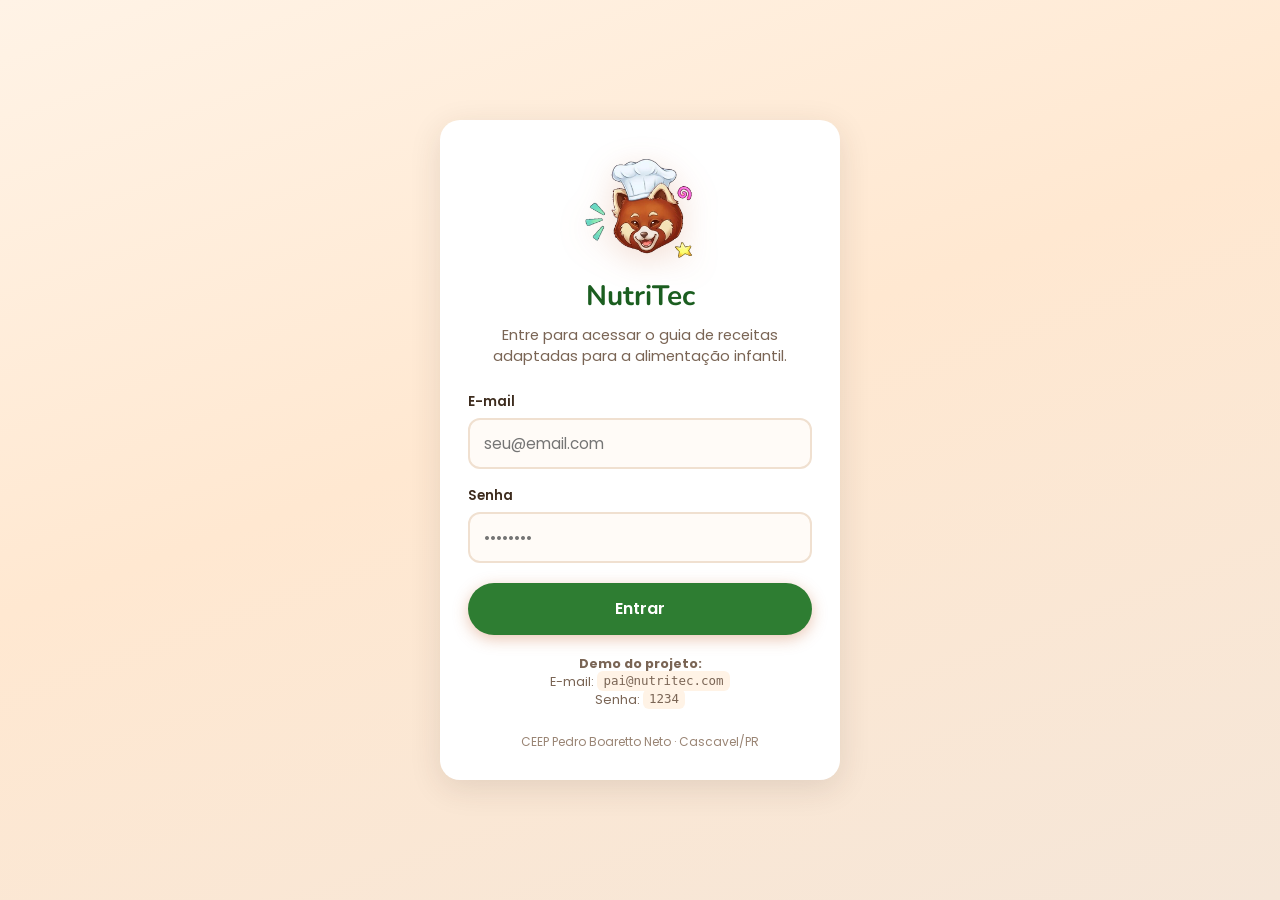
<file: login (1).html>
<!DOCTYPE html>
<html lang="pt-BR">
<head>
  <meta charset="UTF-8">
  <meta name="viewport" content="width=device-width, initial-scale=1.0">
  <title>Login | NutriTec</title>
  <link rel="preconnect" href="https://fonts.googleapis.com">
  <link rel="preconnect" href="https://fonts.gstatic.com" crossorigin>
  <link href="https://fonts.googleapis.com/css2?family=Nunito:wght@600;700;800&family=Poppins:wght@400;500;600&display=swap" rel="stylesheet">
  <link rel="stylesheet" href="style.css">
  <style>
    body.login-page {
      min-height: 100vh;
      margin: 0;
      display: flex;
      align-items: center;
      justify-content: center;
      background: linear-gradient(160deg, #FFF3E6 0%, #FFE8D1 45%, #F5E6D8 100%);
      font-family: 'Poppins', sans-serif;
      padding: 1.25rem;
    }
    .login-card {
      background: #fff;
      border-radius: 20px;
      box-shadow: 0 8px 32px rgba(61, 44, 30, 0.12);
      width: 100%;
      max-width: 400px;
      padding: 2rem 1.75rem 1.75rem;
      text-align: center;
    }
    .login-mascot {
      width: 110px;
      height: 110px;
      object-fit: contain;
      margin: 0 auto 0.75rem;
      display: block;
      filter: drop-shadow(0 8px 16px rgba(196, 92, 38, 0.2));
    }
    .login-card h1 {
      font-family: 'Nunito', sans-serif;
      font-size: 1.75rem;
      color: #1B5E20;
      margin: 0 0 0.35rem;
    }
    .login-card .subtitle {
      color: #7A6555;
      font-size: 0.92rem;
      margin: 0 0 1.5rem;
      line-height: 1.45;
    }
    .login-form {
      text-align: left;
    }
    .login-form label {
      display: block;
      font-size: 0.82rem;
      font-weight: 600;
      color: #3D2C1E;
      margin-bottom: 0.35rem;
    }
    .login-form input {
      width: 100%;
      padding: 0.75rem 0.9rem;
      border: 2px solid #F0E0D0;
      border-radius: 12px;
      font-family: inherit;
      font-size: 0.95rem;
      margin-bottom: 1rem;
      box-sizing: border-box;
      transition: border-color 0.2s;
      background: #FFFBF7;
    }
    .login-form input:focus {
      outline: none;
      border-color: #2E7D32;
    }
    .login-form .btn-login {
      width: 100%;
      padding: 0.85rem;
      border: none;
      border-radius: 50px;
      background: #2E7D32;
      color: #fff;
      font-weight: 600;
      font-size: 1rem;
      cursor: pointer;
      font-family: inherit;
      box-shadow: 0 4px 15px rgba(196, 92, 38, 0.35);
      transition: background 0.2s, transform 0.2s;
      margin-top: 0.25rem;
    }
    .login-form .btn-login:hover {
      background: #1B5E20;
      transform: translateY(-1px);
    }
    .login-error {
      display: none;
      background: #FFEBEE;
      color: #C62828;
      padding: 0.65rem 0.85rem;
      border-radius: 10px;
      font-size: 0.85rem;
      margin-bottom: 1rem;
      text-align: center;
    }
    .login-error.show { display: block; }
    .login-hint {
      margin-top: 1.25rem;
      font-size: 0.8rem;
      color: #7A6555;
      line-height: 1.4;
    }
    .login-hint code {
      background: #FFF3E6;
      padding: 0.15rem 0.4rem;
      border-radius: 6px;
      font-size: 0.78rem;
    }
    .login-footer {
      margin-top: 1.5rem;
      font-size: 0.75rem;
      color: #9A8575;
    }
  </style>
</head>
<body class="login-page">
  <div class="login-card">
    <img class="login-mascot" src="[data-uri]" alt="Mascote NutriTec">
    <h1>NutriTec</h1>
    <p class="subtitle">Entre para acessar o guia de receitas adaptadas para a alimentação infantil.</p>

    <div class="login-error" id="loginError">E-mail ou senha incorretos. Tente novamente.</div>

    <form class="login-form" id="loginForm" autocomplete="on">
      <label for="email">E-mail</label>
      <input type="email" id="email" name="email" placeholder="seu@email.com" required>

      <label for="password">Senha</label>
      <input type="password" id="password" name="password" placeholder="••••••••" required minlength="4">

      <button type="submit" class="btn-login">Entrar</button>
    </form>

    <p class="login-hint">
      <strong>Demo do projeto:</strong><br>
      E-mail: <code>pai@nutritec.com</code><br>
      Senha: <code>1234</code>
    </p>
    <p class="login-footer">CEEP Pedro Boaretto Neto · Cascavel/PR</p>
  </div>

  <script>
    // Se já estiver logado, vai direto para o site
    if (localStorage.getItem('nutritec_user')) {
      window.location.href = 'index.html';
    }

    document.getElementById('loginForm').addEventListener('submit', function (e) {
      e.preventDefault();
      const email = document.getElementById('email').value.trim().toLowerCase();
      const password = document.getElementById('password').value;
      const error = document.getElementById('loginError');

      // Login demonstrativo (projeto escolar / GitHub Pages sem backend)
      const usuarios = [
        { email: 'pai@nutritec.com', senha: '1234', nome: 'Responsável' },
        { email: 'admin@nutritec.com', senha: 'admin', nome: 'Admin' },
        { email: 'demo@nutritec.com', senha: 'demo', nome: 'Demo' }
      ];

      const user = usuarios.find(u => u.email === email && u.senha === password);

      if (user) {
        localStorage.setItem('nutritec_user', JSON.stringify({
          email: user.email,
          nome: user.nome,
          loginAt: new Date().toISOString()
        }));
        window.location.href = 'index.html';
      } else {
        error.classList.add('show');
      }
    });
  </script>
</body>
</html>
</file>
<file: style.css>
:root {
      --primary: #C45C26;
      --primary-dark: #9A3F12;
      --secondary: #E8A05A;
      --accent: #5B8C5A;
      --bg: #FFF9F3;
      --card: #FFFFFF;
      --text: #3D2C1E;
      --muted: #7A6555;
      --soft-cream: #FFF3E6;
      --soft-orange: #FFE8D1;
      --soft-brown: #F5E6D8;
      --soft-green: #E8F0E6;
      --header-grad: linear-gradient(135deg, #C45C26 0%, #E07A3D 100%);
      --radius: 16px;
      --shadow: 0 4px 20px rgba(61, 44, 30, 0.08);
      --shadow-hover: 0 8px 30px rgba(61, 44, 30, 0.14);
    }

    * { margin: 0; padding: 0; box-sizing: border-box; }

    body {
      font-family: 'Poppins', sans-serif;
      background: var(--bg);
      color: var(--text);
      line-height: 1.6;
      min-height: 100vh;
    }

    h1, h2, h3, h4 {
      font-family: 'Nunito', sans-serif;
      font-weight: 700;
    }

    /* Header */
    header {
      background: var(--header-grad);
      color: white;
      padding: 0.85rem 0;
      position: sticky;
      top: 0;
      z-index: 1000;
      box-shadow: 0 2px 15px rgba(0,0,0,0.12);
    }

    .header-inner {
      max-width: 1200px;
      margin: 0 auto;
      padding: 0 1.5rem;
      display: flex;
      align-items: center;
      justify-content: space-between;
      gap: 1rem;
    }

    .logo {
      display: flex;
      align-items: center;
      gap: 0.6rem;
      font-size: 1.55rem;
      font-weight: 800;
      text-decoration: none;
      color: white;
    }

    .logo img {
      width: 44px;
      height: 44px;
      border-radius: 50%;
      background: white;
      object-fit: cover;
      border: 2px solid rgba(255,255,255,0.9);
    }

    nav {
      display: flex;
      gap: 1.5rem;
      align-items: center;
    }

    nav a {
      color: white;
      text-decoration: none;
      font-weight: 500;
      font-size: 0.95rem;
      opacity: 0.95;
      transition: opacity 0.2s;
    }

    nav a:hover { opacity: 1; text-decoration: underline; }

    .menu-toggle {
      display: none;
      background: none;
      border: none;
      color: white;
      font-size: 1.8rem;
      cursor: pointer;
    }

    /* Hero */
    .hero {
      background: linear-gradient(160deg, #FFF3E6 0%, #FFE8D1 45%, #F5E6D8 100%);
      padding: 3.5rem 1.5rem 3rem;
    }

    .hero-inner {
      max-width: 1100px;
      margin: 0 auto;
      display: grid;
      grid-template-columns: 1.1fr 0.9fr;
      gap: 2.5rem;
      align-items: center;
    }

    .hero-text h1 {
      font-size: clamp(1.85rem, 4.5vw, 2.55rem);
      color: var(--primary-dark);
      margin-bottom: 1rem;
      line-height: 1.25;
    }

    .hero-text p {
      font-size: 1.08rem;
      color: var(--muted);
      margin-bottom: 1.6rem;
      max-width: 520px;
    }

    .hero-badges {
      display: flex;
      flex-wrap: wrap;
      gap: 0.7rem;
      margin-bottom: 1.8rem;
    }

    .badge {
      background: white;
      padding: 0.4rem 0.95rem;
      border-radius: 50px;
      font-size: 0.82rem;
      font-weight: 600;
      box-shadow: var(--shadow);
      display: flex;
      align-items: center;
      gap: 0.35rem;
      color: var(--text);
    }

    .hero-mascot {
      text-align: center;
    }

    .hero-mascot img {
      max-width: 280px;
      width: 100%;
      height: auto;
      filter: drop-shadow(0 12px 28px rgba(196, 92, 38, 0.25));
    }

    .btn {
      display: inline-flex;
      align-items: center;
      gap: 0.5rem;
      padding: 0.85rem 1.8rem;
      border-radius: 50px;
      font-weight: 600;
      font-size: 1rem;
      border: none;
      cursor: pointer;
      transition: all 0.25s ease;
      text-decoration: none;
    }

    .btn-primary {
      background: var(--primary);
      color: white;
      box-shadow: 0 4px 15px rgba(46, 125, 50, 0.35);
    }

    .btn-primary:hover {
      background: var(--primary-dark);
      transform: translateY(-2px);
      box-shadow: 0 6px 20px rgba(46, 125, 50, 0.4);
    }

    .btn-secondary {
      background: white;
      color: var(--primary-dark);
      border: 2px solid var(--primary);
    }

    .btn-secondary:hover { background: var(--soft-orange); }

    .btn-sm { padding: 0.5rem 1.1rem; font-size: 0.85rem; }

    /* Sections */
    section { padding: 3.2rem 1.5rem; }
    .container { max-width: 1200px; margin: 0 auto; }

    .section-title {
      text-align: center;
      margin-bottom: 0.55rem;
      font-size: 1.85rem;
      color: var(--primary-dark);
    }

    .section-subtitle {
      text-align: center;
      color: var(--muted);
      margin-bottom: 2.2rem;
      max-width: 600px;
      margin-left: auto;
      margin-right: auto;
    }

    /* Filters + Recipes first */
    .filters-section { background: var(--soft-cream); }

    .filters-panel {
      background: white;
      border-radius: var(--radius);
      padding: 1.7rem;
      box-shadow: var(--shadow);
      margin-bottom: 2.2rem;
    }

    .filters-grid {
      display: grid;
      grid-template-columns: repeat(auto-fit, minmax(200px, 1fr));
      gap: 1.4rem;
    }

    .filter-group h4 {
      font-size: 0.92rem;
      margin-bottom: 0.65rem;
      color: var(--primary-dark);
      display: flex;
      align-items: center;
      gap: 0.35rem;
    }

    .filter-options {
      display: flex;
      flex-wrap: wrap;
      gap: 0.45rem;
    }

    .filter-chip {
      appearance: none;
      -webkit-appearance: none;
      background: #F8F0E8;
      border: 2px solid transparent;
      padding: 0.38rem 0.85rem;
      border-radius: 50px;
      font-size: 0.84rem;
      font-weight: 500;
      cursor: pointer;
      transition: all 0.2s;
      color: var(--text);
    }

    .filter-chip:hover { background: #F0E4D6; }

    .filter-chip.active {
      background: var(--primary);
      color: white;
      border-color: var(--primary);
    }

    .filter-chip.allergy.active {
      background: #C62828;
      border-color: #C62828;
    }

    .filter-actions {
      display: flex;
      justify-content: space-between;
      align-items: center;
      margin-top: 1.4rem;
      flex-wrap: wrap;
      gap: 1rem;
    }

    .results-count {
      font-weight: 600;
      color: var(--primary-dark);
    }

    /* Recipes Grid */
    .recipes-grid {
      display: grid;
      grid-template-columns: repeat(auto-fill, minmax(290px, 1fr));
      gap: 1.6rem;
    }

    .recipe-card {
      background: white;
      border-radius: var(--radius);
      overflow: hidden;
      box-shadow: var(--shadow);
      transition: transform 0.25s, box-shadow 0.25s;
      cursor: pointer;
      display: flex;
      flex-direction: column;
    }

    .recipe-card:hover {
      transform: translateY(-5px);
      box-shadow: var(--shadow-hover);
    }

    .recipe-card.hidden { display: none; }

    .recipe-img {
      height: 175px;
      background-size: cover;
      background-position: center;
      position: relative;
    }

    .recipe-tags {
      position: absolute;
      bottom: 10px;
      left: 10px;
      display: flex;
      flex-wrap: wrap;
      gap: 0.3rem;
    }

    .tag {
      background: rgba(255,255,255,0.93);
      padding: 0.22rem 0.55rem;
      border-radius: 20px;
      font-size: 0.72rem;
      font-weight: 600;
      color: var(--text);
    }

    .recipe-body {
      padding: 1.2rem;
      flex: 1;
      display: flex;
      flex-direction: column;
    }

    .recipe-body h3 {
      font-size: 1.12rem;
      margin-bottom: 0.35rem;
      color: var(--text);
    }

    .recipe-meta {
      display: flex;
      flex-wrap: wrap;
      gap: 0.7rem;
      font-size: 0.8rem;
      color: var(--muted);
      margin-bottom: 0.7rem;
    }

    .recipe-meta span {
      display: flex;
      align-items: center;
      gap: 0.25rem;
    }

    .recipe-desc {
      font-size: 0.88rem;
      color: var(--muted);
      margin-bottom: 0.9rem;
      flex: 1;
    }

    .recipe-footer {
      display: flex;
      justify-content: space-between;
      align-items: center;
      gap: 0.5rem;
    }

    /* Features */
    .features { background: white; }

    .features-grid {
      display: grid;
      grid-template-columns: repeat(auto-fit, minmax(250px, 1fr));
      gap: 1.4rem;
    }

    .feature-card {
      background: var(--soft-cream);
      border-radius: var(--radius);
      padding: 1.5rem;
      text-align: center;
      transition: transform 0.25s, box-shadow 0.25s;
      border: 1px solid #F0E0D0;
    }

    .feature-card:hover {
      transform: translateY(-3px);
      box-shadow: var(--shadow-hover);
    }

    .feature-icon {
      width: 52px;
      height: 52px;
      margin: 0 auto 0.9rem;
      border-radius: 14px;
      display: flex;
      align-items: center;
      justify-content: center;
      font-size: 1.5rem;
      background: white;
    }

    .feature-card h3 {
      font-size: 1.05rem;
      margin-bottom: 0.45rem;
      color: var(--text);
    }

    .feature-card p {
      font-size: 0.88rem;
      color: var(--muted);
    }

    /* About */
    .about { background: var(--soft-brown); }

    .about-content {
      display: grid;
      grid-template-columns: 1.15fr 0.85fr;
      gap: 2.2rem;
      align-items: center;
    }

    .about-text h2 {
      font-size: 1.75rem;
      color: var(--primary-dark);
      margin-bottom: 0.9rem;
    }

    .about-text p {
      color: var(--muted);
      margin-bottom: 0.9rem;
      font-size: 0.95rem;
    }

    .about-list { list-style: none; }

    .about-list li {
      padding: 0.4rem 0;
      display: flex;
      align-items: flex-start;
      gap: 0.5rem;
      font-size: 0.92rem;
    }

    .about-list li::before { content: "✅"; }

    .about-visual {
      background: linear-gradient(145deg, #FFF3E6, #FFE8D1);
      border-radius: 20px;
      padding: 2rem;
      text-align: center;
      min-height: 260px;
      display: flex;
      flex-direction: column;
      align-items: center;
      justify-content: center;
    }

    .about-visual img {
      max-width: 160px;
      margin-bottom: 1rem;
      filter: drop-shadow(0 8px 16px rgba(196, 92, 38, 0.2));
    }

    /* Footer */
    footer {
      background: #3D2C1E;
      color: #E8D5C4;
      padding: 2.3rem 1.5rem 1.4rem;
      text-align: center;
    }

    footer .logo {
      justify-content: center;
      margin-bottom: 0.9rem;
      color: white;
    }

    footer .logo img {
      border-color: rgba(255,255,255,0.3);
    }

    footer p {
      font-size: 0.88rem;
      max-width: 520px;
      margin: 0 auto 1.1rem;
    }

    .footer-links {
      display: flex;
      justify-content: center;
      gap: 1.4rem;
      margin-bottom: 1.3rem;
      flex-wrap: wrap;
    }

    .footer-links a {
      color: #E8A05A;
      text-decoration: none;
      font-size: 0.9rem;
    }

    .footer-links a:hover { text-decoration: underline; }

    .copyright {
      font-size: 0.78rem;
      opacity: 0.7;
      border-top: 1px solid #5A4636;
      padding-top: 1.1rem;
    }

    /* Empty state */
    .empty-state {
      text-align: center;
      padding: 3rem 1rem;
      display: none;
    }

    .empty-state.show { display: block; }

    .empty-state .icon { font-size: 2.8rem; margin-bottom: 0.9rem; }

    /* Modal */
    .modal-overlay {
      position: fixed;
      inset: 0;
      background: rgba(0,0,0,0.55);
      z-index: 2000;
      display: none;
      align-items: center;
      justify-content: center;
      padding: 1rem;
      overflow-y: auto;
    }

    .modal-overlay.open { display: flex; }

    .modal {
      background: white;
      border-radius: 20px;
      max-width: 720px;
      width: 100%;
      max-height: 92vh;
      overflow-y: auto;
      position: relative;
      animation: modalIn 0.3s ease;
    }

    @keyframes modalIn {
      from { opacity: 0; transform: translateY(30px); }
      to { opacity: 1; transform: translateY(0); }
    }

    .modal-close {
      position: absolute;
      top: 12px;
      right: 12px;
      width: 36px;
      height: 36px;
      border-radius: 50%;
      border: none;
      background: #F5EDE4;
      font-size: 1.3rem;
      cursor: pointer;
      z-index: 10;
      display: flex;
      align-items: center;
      justify-content: center;
      transition: background 0.2s;
    }

    .modal-close:hover { background: #E8D9C8; }

    .modal-img {
      height: 210px;
      background-size: cover;
      background-position: center;
      border-radius: 20px 20px 0 0;
    }

    .modal-content { padding: 1.7rem; }

    .modal-content h2 {
      font-size: 1.45rem;
      margin-bottom: 0.55rem;
      color: var(--primary-dark);
    }

    .modal-tags {
      display: flex;
      flex-wrap: wrap;
      gap: 0.45rem;
      margin-bottom: 1.1rem;
    }

    .modal-tag {
      background: var(--soft-orange);
      color: var(--primary-dark);
      padding: 0.28rem 0.75rem;
      border-radius: 20px;
      font-size: 0.78rem;
      font-weight: 600;
    }

    .modal-tag.allergy {
      background: #FFEBEE;
      color: #C62828;
    }

    .info-grid {
      display: grid;
      grid-template-columns: repeat(auto-fit, minmax(130px, 1fr));
      gap: 0.9rem;
      margin-bottom: 1.4rem;
    }

    .info-box {
      background: var(--soft-cream);
      padding: 0.85rem;
      border-radius: 12px;
      text-align: center;
    }

    .info-box .label {
      font-size: 0.72rem;
      color: var(--muted);
      margin-bottom: 0.15rem;
    }

    .info-box .value {
      font-weight: 700;
      font-size: 0.98rem;
      color: var(--text);
    }

    .modal-section { margin-bottom: 1.4rem; }

    .modal-section h3 {
      font-size: 1.02rem;
      margin-bottom: 0.55rem;
      color: var(--primary-dark);
      display: flex;
      align-items: center;
      gap: 0.35rem;
    }

    .ingredients-list {
      list-style: none;
      display: grid;
      grid-template-columns: 1fr 1fr;
      gap: 0.35rem;
    }

    .ingredients-list li {
      font-size: 0.88rem;
      padding: 0.3rem 0;
      border-bottom: 1px dashed #E8D9C8;
    }

    .ingredients-list li::before { content: "🥗 "; }

    .steps-list {
      list-style: none;
      counter-reset: step;
    }

    .steps-list li {
      counter-increment: step;
      position: relative;
      padding-left: 2.4rem;
      margin-bottom: 0.85rem;
      font-size: 0.92rem;
    }

    .steps-list li::before {
      content: counter(step);
      position: absolute;
      left: 0;
      top: 0;
      width: 26px;
      height: 26px;
      background: var(--primary);
      color: white;
      border-radius: 50%;
      display: flex;
      align-items: center;
      justify-content: center;
      font-size: 0.82rem;
      font-weight: 700;
    }

    .tips-box {
      background: var(--soft-orange);
      border-radius: 12px;
      padding: 1.1rem;
      border-left: 4px solid var(--secondary);
    }

    .tips-box p {
      font-size: 0.9rem;
      margin-bottom: 0.45rem;
    }

    .tips-box p:last-child { margin-bottom: 0; }

    .feedback-section {
      background: var(--soft-green);
      border-radius: 12px;
      padding: 1.2rem;
      margin-top: 1.3rem;
    }

    .feedback-section h3 { margin-bottom: 0.7rem; }

    .feedback-btns {
      display: flex;
      flex-wrap: wrap;
      gap: 0.55rem;
      margin-bottom: 0.9rem;
    }

    .fb-btn {
      padding: 0.45rem 0.95rem;
      border-radius: 50px;
      border: 2px solid #C8D9C4;
      background: white;
      font-size: 0.82rem;
      font-weight: 600;
      cursor: pointer;
      transition: all 0.2s;
    }

    .fb-btn:hover, .fb-btn.selected {
      background: var(--accent);
      color: white;
      border-color: var(--accent);
    }

    .feedback-note {
      width: 100%;
      padding: 0.65rem;
      border: 1px solid #C8D9C4;
      border-radius: 10px;
      font-family: inherit;
      font-size: 0.88rem;
      resize: vertical;
      min-height: 65px;
      margin-bottom: 0.7rem;
    }

    .feedback-saved {
      display: none;
      background: #C8E6C9;
      color: #2E7D32;
      padding: 0.55rem 0.95rem;
      border-radius: 10px;
      font-size: 0.88rem;
      font-weight: 600;
      margin-top: 0.45rem;
    }

    /* Responsive */
    @media (max-width: 768px) {
      .menu-toggle { display: block; }

      nav {
        display: none;
        position: absolute;
        top: 100%;
        left: 0;
        right: 0;
        background: var(--primary-dark);
        flex-direction: column;
        padding: 1rem;
        gap: 0.75rem;
      }

      nav.open { display: flex; }

      .hero-inner {
        grid-template-columns: 1fr;
        text-align: center;
      }

      .hero-text p { margin-left: auto; margin-right: auto; }

      .hero-badges { justify-content: center; }

      .hero-mascot img { max-width: 200px; }

      .about-content { grid-template-columns: 1fr; }

      .ingredients-list { grid-template-columns: 1fr; }

      .hero { padding: 2.5rem 1.2rem 2.2rem; }
    }


/* ===== Tema escuro ===== */
[data-theme="dark"] {
  --primary: #66BB6A;
  --primary-dark: #81C784;
  --secondary: #A5D6A7;
  --accent: #81C784;
  --bg: #121A12;
  --card: #1C261C;
  --text: #E8F0E8;
  --muted: #A0B0A0;
  --soft-cream: #1E2A1E;
  --soft-orange: #243324;
  --soft-brown: #1A241A;
  --soft-green: #1E2E1E;
  --shadow: 0 4px 20px rgba(0, 0, 0, 0.35);
  --shadow-hover: 0 8px 30px rgba(0, 0, 0, 0.45);
}

[data-theme="dark"] header {
  background: linear-gradient(135deg, #1B5E20 0%, #2E7D32 100%);
}

[data-theme="dark"] .filter-chip {
  background: #2A3A2A;
  color: var(--text);
}

[data-theme="dark"] .filter-chip:hover {
  background: #334433;
}

[data-theme="dark"] .modal {
  background: var(--card);
}

[data-theme="dark"] .modal-close {
  background: #2A3A2A;
  color: var(--text);
}

[data-theme="dark"] .feedback-note,
[data-theme="dark"] input,
[data-theme="dark"] textarea {
  background: #1A241A;
  color: var(--text);
  border-color: #334433;
}

[data-theme="dark"] footer {
  background: #0D140D;
}

/* Botão tema */
.theme-toggle {
  background: rgba(255,255,255,0.2);
  border: 2px solid rgba(255,255,255,0.5);
  color: white;
  width: 40px;
  height: 40px;
  border-radius: 50%;
  cursor: pointer;
  font-size: 1.15rem;
  display: flex;
  align-items: center;
  justify-content: center;
  transition: background 0.2s;
  flex-shrink: 0;
}
.theme-toggle:hover {
  background: rgba(255,255,255,0.35);
}

/* Perfil */
.profile-section {
  background: var(--soft-cream);
}
.profile-card {
  background: var(--card);
  border-radius: var(--radius);
  padding: 1.6rem;
  box-shadow: var(--shadow);
  margin-bottom: 1.5rem;
}
.profile-header {
  display: flex;
  flex-wrap: wrap;
  align-items: center;
  justify-content: space-between;
  gap: 1rem;
  margin-bottom: 1.2rem;
}
.profile-stats {
  display: grid;
  grid-template-columns: repeat(auto-fit, minmax(120px, 1fr));
  gap: 0.9rem;
  margin-bottom: 1.4rem;
}
.stat-box {
  background: var(--soft-cream);
  border-radius: 12px;
  padding: 1rem;
  text-align: center;
}
.stat-box .num {
  font-size: 1.6rem;
  font-weight: 800;
  color: var(--primary-dark);
  font-family: 'Nunito', sans-serif;
}
.stat-box .lbl {
  font-size: 0.78rem;
  color: var(--muted);
}
.completed-list {
  list-style: none;
  max-height: 220px;
  overflow-y: auto;
}
.completed-list li {
  padding: 0.55rem 0;
  border-bottom: 1px dashed var(--soft-brown);
  font-size: 0.9rem;
  display: flex;
  justify-content: space-between;
  gap: 0.5rem;
  align-items: center;
}
.completed-list li span.pts {
  color: var(--primary);
  font-weight: 700;
  font-size: 0.82rem;
  white-space:nowrap;
}
.badge-done {
  display: inline-block;
  background: var(--primary);
  color: white;
  font-size: 0.7rem;
  font-weight: 700;
  padding: 0.2rem 0.5rem;
  border-radius: 20px;
  margin-left: 0.35rem;
}

/* Checklist ingredientes no modal */
.ing-check-list {
  list-style: none;
  display: grid;
  grid-template-columns: 1fr 1fr;
  gap: 0.4rem;
}
.ing-check-list li {
  font-size: 0.88rem;
  padding: 0.35rem 0;
  border-bottom: 1px dashed var(--soft-brown);
  display: flex;
  align-items: flex-start;
  gap: 0.45rem;
}
.ing-check-list li label {
  cursor: pointer;
  display: flex;
  gap: 0.4rem;
  align-items: flex-start;
}
.ing-check-list input[type="checkbox"] {
  margin-top: 0.2rem;
  accent-color: var(--primary);
  width: 16px;
  height: 16px;
  flex-shrink: 0;
}
.ing-check-list li.checked span {
  text-decoration: line-through;
  opacity: 0.55;
}
.btn-complete {
  margin-top: 0.8rem;
}
.points-toast {
  position: fixed;
  bottom: 24px;
  left: 50%;
  transform: translateX(-50%) translateY(80px);
  background: var(--primary);
  color: white;
  padding: 0.75rem 1.4rem;
  border-radius: 50px;
  font-weight: 600;
  font-size: 0.9rem;
  z-index: 3000;
  opacity: 0;
  transition: all 0.35s ease;
  pointer-events: none;
  box-shadow: var(--shadow-hover);
}
.points-toast.show {
  opacity: 1;
  transform: translateX(-50%) translateY(0);
}
@media (max-width: 768px) {
  .ing-check-list { grid-template-columns: 1fr; }
}



/* ===== Cores: Laranja (padrão) e Verde ===== */
:root, [data-color="orange"] {
  --primary: #C45C26;
  --primary-dark: #9A3F12;
  --secondary: #E8A05A;
  --accent: #5B8C5A;
  --header-grad: linear-gradient(135deg, #C45C26 0%, #E07A3D 100%);
}

[data-color="green"] {
  --primary: #2E7D32;
  --primary-dark: #1B5E20;
  --secondary: #66BB6A;
  --accent: #43A047;
  --header-grad: linear-gradient(135deg, #2E7D32 0%, #43A047 100%);
}

header {
  background: var(--header-grad) !important;
}

/* Tema escuro (funciona com laranja e com verde) */
[data-theme="dark"] {
  --bg: #121A12;
  --card: #1C261C;
  --text: #E8F0E8;
  --muted: #A0B0A0;
  --soft-cream: #1E2A1E;
  --soft-orange: #243324;
  --soft-brown: #1A241A;
  --soft-green: #1E2E1E;
  --shadow: 0 4px 20px rgba(0, 0, 0, 0.35);
  --shadow-hover: 0 8px 30px rgba(0, 0, 0, 0.45);
}

[data-theme="dark"][data-color="orange"],
[data-theme="dark"]:not([data-color]) {
  --primary: #E07A3D;
  --primary-dark: #F0A060;
  --secondary: #E8A05A;
  --header-grad: linear-gradient(135deg, #8B4513 0%, #C45C26 100%);
}

[data-theme="dark"][data-color="green"] {
  --primary: #66BB6A;
  --primary-dark: #81C784;
  --secondary: #A5D6A7;
  --header-grad: linear-gradient(135deg, #1B5E20 0%, #2E7D32 100%);
}

[data-theme="dark"] .filter-chip {
  background: #2A3A2A;
  color: var(--text);
}
[data-theme="dark"] .modal { background: var(--card); }
[data-theme="dark"] .modal-close { background: #2A3A2A; color: var(--text); }
[data-theme="dark"] footer { background: #0D140D; }

/* Controles de tema no header */
.theme-controls {
  display: flex;
  align-items: center;
  gap: 0.4rem;
  margin-left: 0.5rem;
}
.theme-toggle, .color-toggle {
  background: rgba(255,255,255,0.2);
  border: 2px solid rgba(255,255,255,0.5);
  color: white;
  width: 38px;
  height: 38px;
  border-radius: 50%;
  cursor: pointer;
  font-size: 1.05rem;
  display: flex;
  align-items: center;
  justify-content: center;
  transition: background 0.2s, transform 0.15s;
  flex-shrink: 0;
  padding: 0;
  line-height: 1;
}
.theme-toggle:hover, .color-toggle:hover {
  background: rgba(255,255,255,0.35);
  transform: scale(1.05);
}
.color-toggle[data-active="orange"] {
  box-shadow: 0 0 0 2px #fff, 0 0 0 4px #C45C26;
}
.color-toggle[data-active="green"] {
  box-shadow: 0 0 0 2px #fff, 0 0 0 4px #2E7D32;
}

@media (max-width: 768px) {
  .theme-controls { margin-left: 0; }
}


/* Perfil flutuante no canto */
.profile-float {
  position: fixed;
  bottom: 20px;
  right: 20px;
  z-index: 1500;
  background: var(--card);
  border: 2px solid var(--primary);
  border-radius: 16px;
  padding: 0.85rem 1rem;
  box-shadow: var(--shadow-hover);
  min-width: 150px;
  cursor: pointer;
  transition: transform 0.2s;
}
.profile-float:hover { transform: translateY(-2px); }
.profile-float .pf-points {
  font-family: 'Nunito', sans-serif;
  font-weight: 800;
  font-size: 1.35rem;
  color: var(--primary-dark);
  line-height: 1.1;
}
.profile-float .pf-label {
  font-size: 0.72rem;
  color: var(--muted);
}
.profile-float .pf-done {
  font-size: 0.78rem;
  color: var(--primary);
  font-weight: 600;
  margin-top: 0.25rem;
}
@media (max-width: 480px) {
  .profile-float { bottom: 12px; right: 12px; min-width: 130px; padding: 0.7rem 0.85rem; }
}
</file>
